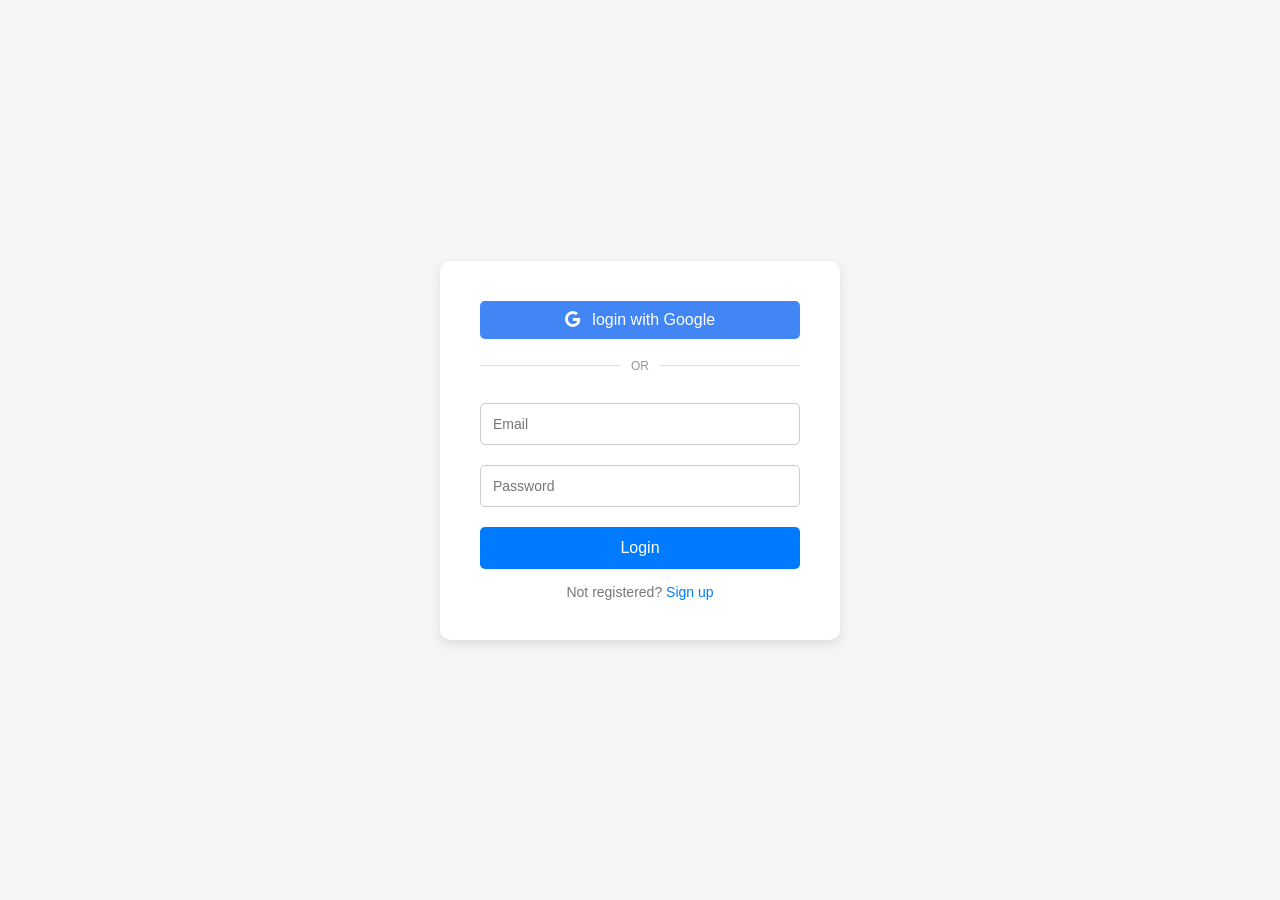
<file: login.html>
<!DOCTYPE html>
<html lang="en">
<head>
    <meta charset="UTF-8">
    <meta name="viewport" content="width=device-width, initial-scale=1.0">
    <title>Login Form</title>
    <link rel="stylesheet" href="https://cdnjs.cloudflare.com/ajax/libs/font-awesome/6.0.0-beta3/css/all.min.css">
    <link rel="stylesheet" href="styles.css">
</head>
<body>
    <div class="container">
        <div class="form-box">
            <!-- Google Login Button -->
            <button class="google-btn">
                <i class="fab fa-google"></i> login with Google
            </button>
            <div class="divider">
                <hr><span>OR</span><hr>
            </div>
            <!-- Login Form -->
            <form action="#" method="POST">
                <input type="email" class="input-field" placeholder="Email" required>
                <input type="password" class="input-field" placeholder="Password" required>
                <button type="submit" class="submit-btn">Login</button>
            </form>
            <div class="already-registered">
                <p>Not registered? <a href="signup.html">Sign up</a></p>
            </div>
            
        </div>
       
    <script src="scripts.js"></script>
</body>
</html>
</file>
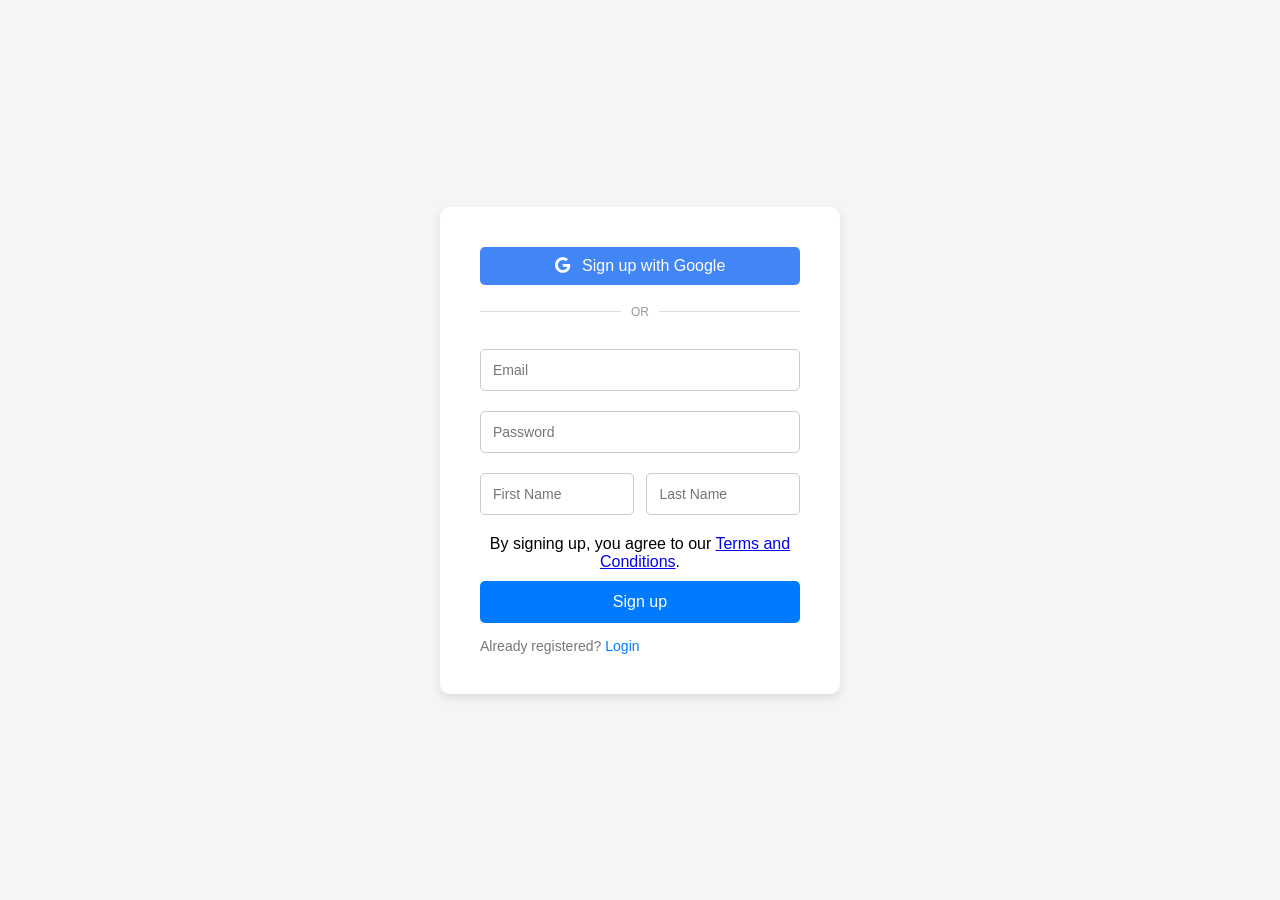
<file: signup.html>
<!DOCTYPE html>
<html lang="en">
<head>
    <meta charset="UTF-8">
    <meta name="viewport" content="width=device-width, initial-scale=1.0">
    <title>Signup Form</title>
    <link rel="stylesheet" href="https://cdnjs.cloudflare.com/ajax/libs/font-awesome/6.0.0-beta3/css/all.min.css">
    <link rel="stylesheet" href="styles.css">
</head>
<body>
    <div class="container">
        <div class="form-box">
            <!-- Google Signup Button -->
            <button class="google-btn">
                <i class="fab fa-google"></i> Sign up with Google
            </button>
            <div class="divider">
                <hr><span>OR</span><hr>
            </div>
            <!-- Signup Form -->
            <form action="#" method="POST">
                <input type="email" class="input-field" placeholder="Email" required>
                <input type="password" class="input-field" placeholder="Password" required>
                <div class="name-fields">
                    <input type="text" class="input-field" placeholder="First Name" required>
                    <input type="text" class="input-field" placeholder="Last Name" required>
                </div>
               <div class="terms"></div>
                    <p>By signing up, you agree to our <a href="#">Terms and Conditions</a>.</p>
                </div>
                <button type="submit" class="submit-btn">Sign up</button>
            </form>
            <div class="already-registered">
                <p>Already registered? <a href="#">Login</a></p> 
            </div>
        </div>
    </div>
    <script src="scripts.js"></script>
</body>
</html>
</file>
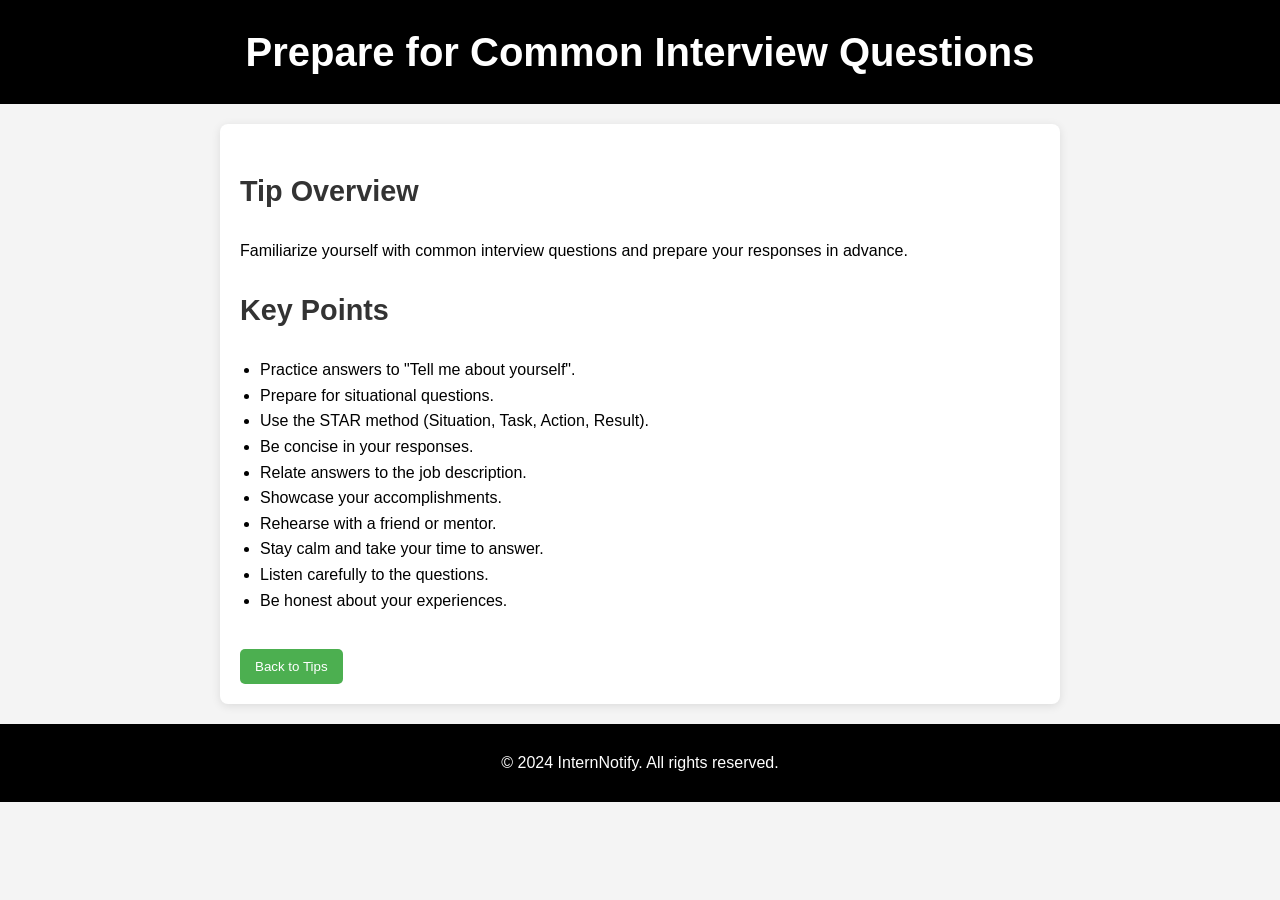
<file: tip1.html>
<!DOCTYPE html>
<html lang="en">
<head>
    <meta charset="UTF-8">
    <meta name="viewport" content="width=device-width, initial-scale=1.0">
    <title>Prepare for Common Interview Questions</title>
    <link rel="stylesheet" href="tip.css">
</head>
<body>
    <header>
        <h1>Prepare for Common Interview Questions</h1>
    </header>
    <main>
        <section>
            <h2>Tip Overview</h2>
            <p>Familiarize yourself with common interview questions and prepare your responses in advance.</p>
            <h2>Key Points</h2>
            <ul>
                <li>Practice answers to "Tell me about yourself".</li>
                <li>Prepare for situational questions.</li>
                <li>Use the STAR method (Situation, Task, Action, Result).</li>
                <li>Be concise in your responses.</li>
                <li>Relate answers to the job description.</li>
                <li>Showcase your accomplishments.</li>
                <li>Rehearse with a friend or mentor.</li>
                <li>Stay calm and take your time to answer.</li>
                <li>Listen carefully to the questions.</li>
                <li>Be honest about your experiences.</li>
            </ul>
        </section>
        <button onclick="window.history.back()">Back to Tips</button>
    </main>
    <footer>
        <p>&copy; 2024 InternNotify. All rights reserved.</p>
    </footer>
</body>
</html>
</file>
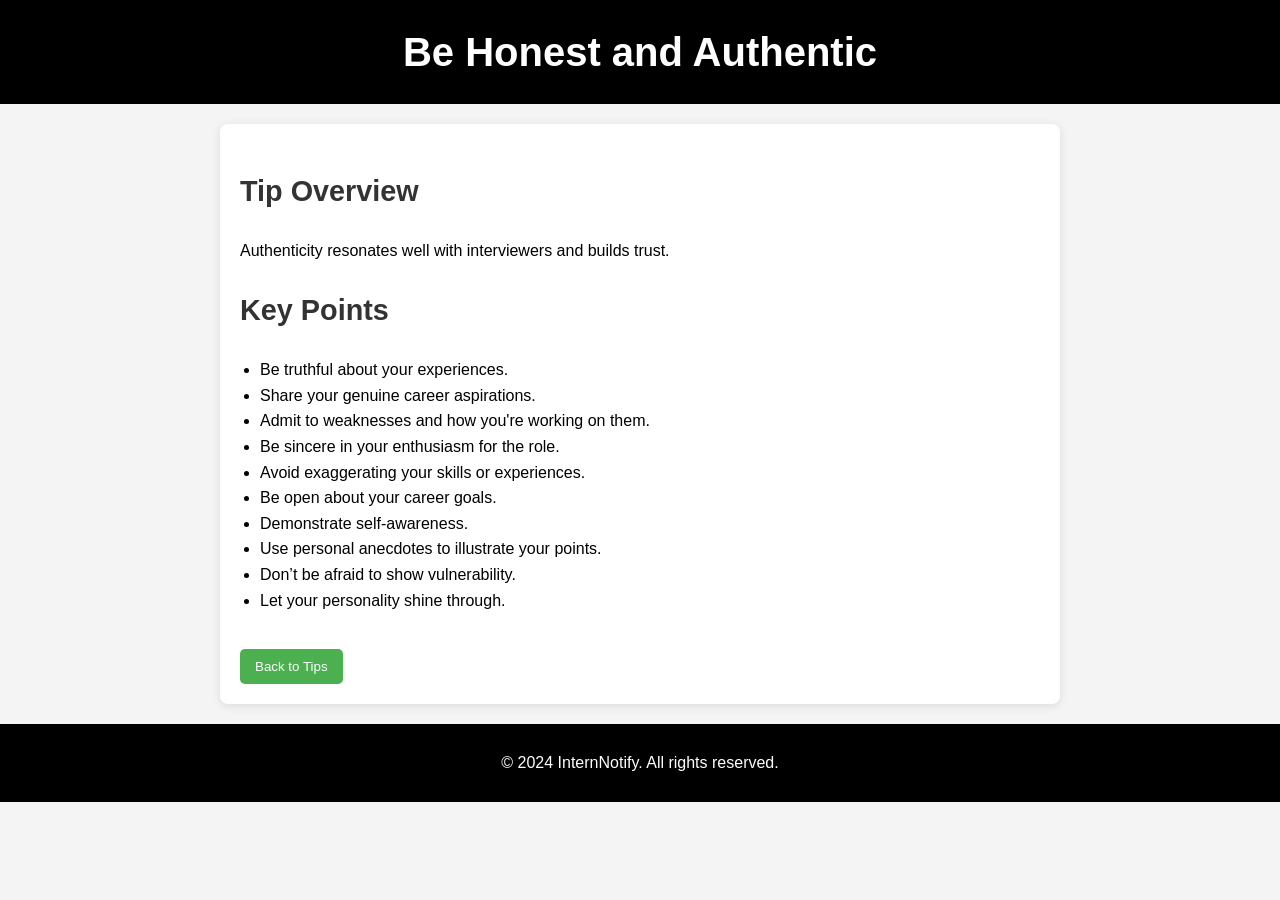
<file: tip10.html>
<!DOCTYPE html>
<html lang="en">
<head>
    <meta charset="UTF-8">
    <meta name="viewport" content="width=device-width, initial-scale=1.0">
    <title>Be Honest and Authentic</title>
    <link rel="stylesheet" href="tip.css">
</head>
<body>
    <header>
        <h1>Be Honest and Authentic</h1>
    </header>
    <main>
        <section>
            <h2>Tip Overview</h2>
            <p>Authenticity resonates well with interviewers and builds trust.</p>
            <h2>Key Points</h2>
            <ul>
                <li>Be truthful about your experiences.</li>
                <li>Share your genuine career aspirations.</li>
                <li>Admit to weaknesses and how you're working on them.</li>
                <li>Be sincere in your enthusiasm for the role.</li>
                <li>Avoid exaggerating your skills or experiences.</li>
                <li>Be open about your career goals.</li>
                <li>Demonstrate self-awareness.</li>
                <li>Use personal anecdotes to illustrate your points.</li>
                <li>Don’t be afraid to show vulnerability.</li>
                <li>Let your personality shine through.</li>
            </ul>
        </section>
        <button onclick="window.history.back()">Back to Tips</button>
    </main>
    <footer>
        <p>&copy; 2024 InternNotify. All rights reserved.</p>
    </footer>
</body>
</html>
</file>
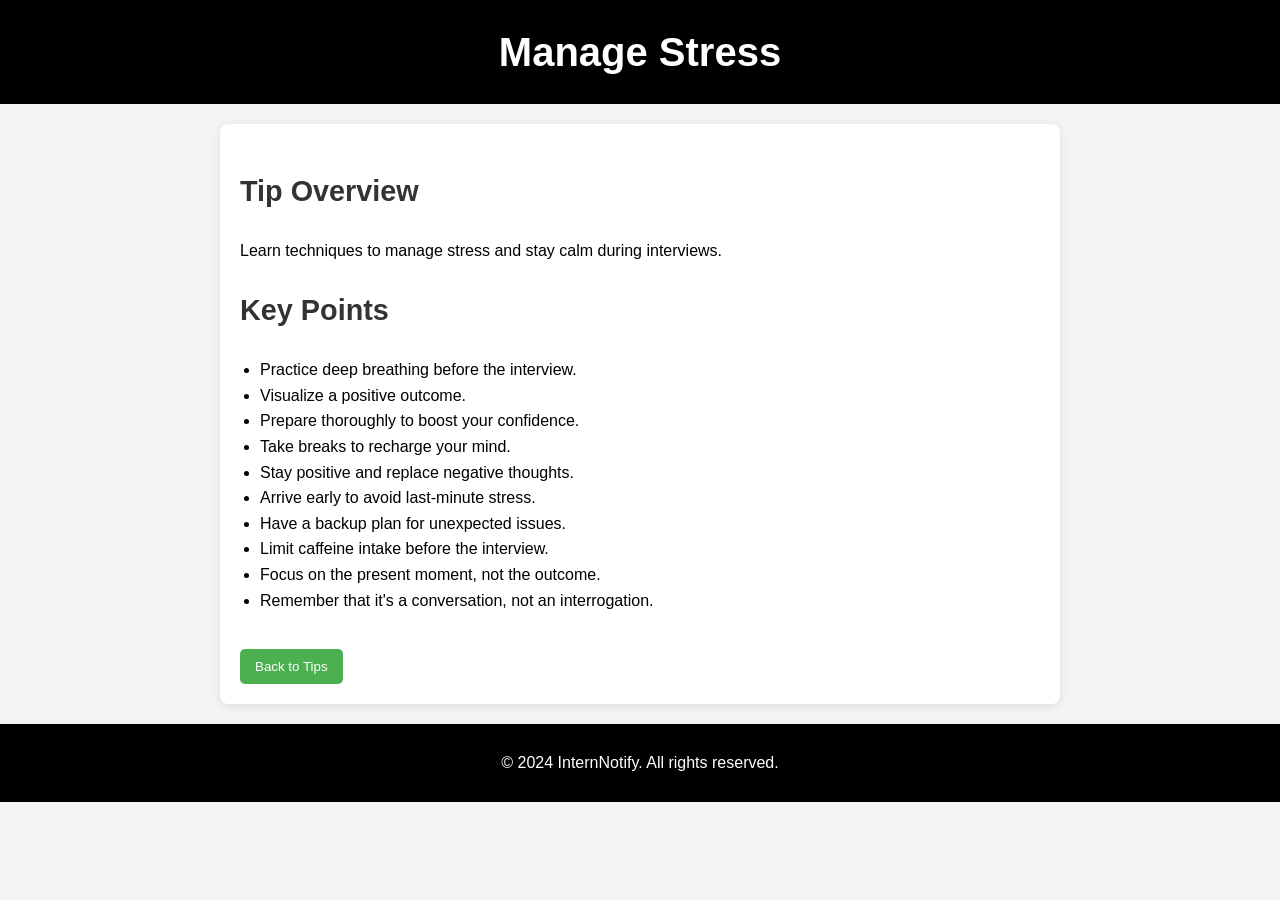
<file: tip11.html>
<!DOCTYPE html>
<html lang="en">
<head>
    <meta charset="UTF-8">
    <meta name="viewport" content="width=device-width, initial-scale=1.0">
    <title>Manage Stress</title>
    <link rel="stylesheet" href="tip.css">
</head>
<body>
    <header>
        <h1>Manage Stress</h1>
    </header>
    <main>
        <section>
            <h2>Tip Overview</h2>
            <p>Learn techniques to manage stress and stay calm during interviews.</p>
            <h2>Key Points</h2>
            <ul>
                <li>Practice deep breathing before the interview.</li>
                <li>Visualize a positive outcome.</li>
                <li>Prepare thoroughly to boost your confidence.</li>
                <li>Take breaks to recharge your mind.</li>
                <li>Stay positive and replace negative thoughts.</li>
                <li>Arrive early to avoid last-minute stress.</li>
                <li>Have a backup plan for unexpected issues.</li>
                <li>Limit caffeine intake before the interview.</li>
                <li>Focus on the present moment, not the outcome.</li>
                <li>Remember that it's a conversation, not an interrogation.</li>
            </ul>
        </section>
        <button onclick="window.history.back()">Back to Tips</button>
    </main>
    <footer>
        <p>&copy; 2024 InternNotify. All rights reserved.</p>
    </footer>
</body>
</html>
</file>
<file: styles.css>
* {
    margin: 0;
    padding: 0;
    box-sizing: border-box;
}

body {
    font-family: Arial, sans-serif;
    background: #f5f5f5;
    display: flex;
    justify-content: center;
    align-items: center;
    height: 100vh;
}

.container {
    width: 100%;
    max-width: 400px;
    background-color: white;
    padding: 40px;
    border-radius: 10px;
    box-shadow: 0 4px 10px rgba(0, 0, 0, 0.1);
}

.form-box {
    text-align: center;
}

.google-btn {
    width: 100%;
    padding: 10px;
    background-color: #4285F4;
    color: white;
    border: none;
    border-radius: 5px;
    font-size: 16px;
    cursor: pointer;
}

.google-btn i {
    margin-right: 8px;
}

.divider {
    display: flex;
    align-items: center;
    margin: 20px 0;
}

.divider hr {
    flex-grow: 1;
    border: none;
    border-top: 1px solid #ddd;
}

.divider span {
    padding: 0 10px;
    color: #999;
    font-size: 12px;
}

.input-field {
    width: 100%;
    padding: 12px;
    margin: 10px 0;
    border: 1px solid #ccc;
    border-radius: 5px;
    font-size: 14px;
}

.name-fields {
    display: flex;
    justify-content: space-between;
}

.name-fields .input-field {
    width: 48%;
}

.terms {
    text-align: left;
    margin: 10px 0;
    font-size: 12px;
    color: #777;
}

.terms a {
    color: #007bff;
    text-decoration: none;
}

.submit-btn {
    width: 100%;
    padding: 12px;
    background-color: #007bff;
    color: white;
    border: none;
    border-radius: 5px;
    font-size: 16px;
    cursor: pointer;
    margin-top: 10px;
}

.already-registered {
    margin-top: 15px;
    font-size: 14px;
    color: #777;
}

.already-registered a {
    color: #007bff;
    text-decoration: none;
}
</file>
<file: tip.css>
/* styles.css */

/* Global styles */
body {
    font-family: Arial, sans-serif;
    line-height: 1.6;
    margin: 0;
    padding: 0;
    background-color: #f4f4f4;
}

header {
    background: black; /* Green background */
    color: white; /* White text */
    padding: 20px;
    text-align: center;
}

h1 {
    margin: 0;
    font-size: 2.5em;
}

main {
    max-width: 800px;
    margin: 20px auto;
    padding: 20px;
    background: white; /* White background for main content */
    border-radius: 8px;
    box-shadow: 0 2px 10px rgba(0, 0, 0, 0.1);
}

h2 {
    color: #333; /* Darker text for subheadings */
    font-size: 1.8em;
}

ul {
    list-style-type: disc; /* Bullet points for lists */
    padding-left: 20px; /* Indentation for lists */
}

button {
    background: #4CAF50; /* Green background for button */
    color: white; /* White text for button */
    border: none;
    padding: 10px 15px;
    border-radius: 5px;
    cursor: pointer;
    margin-top: 20px;
    display: inline-block; /* Display as inline-block for spacing */
    text-align: center;
    text-decoration: none;
}

button:hover {
    background: #45a049; /* Darker green on hover */
}

footer {
    text-align: center;
    padding: 10px 0;
    background: black; /* Same green background */
    color: white; /* White text for footer */
    position: relative;
    bottom: 0;
    width: 100%;
}
</file>
